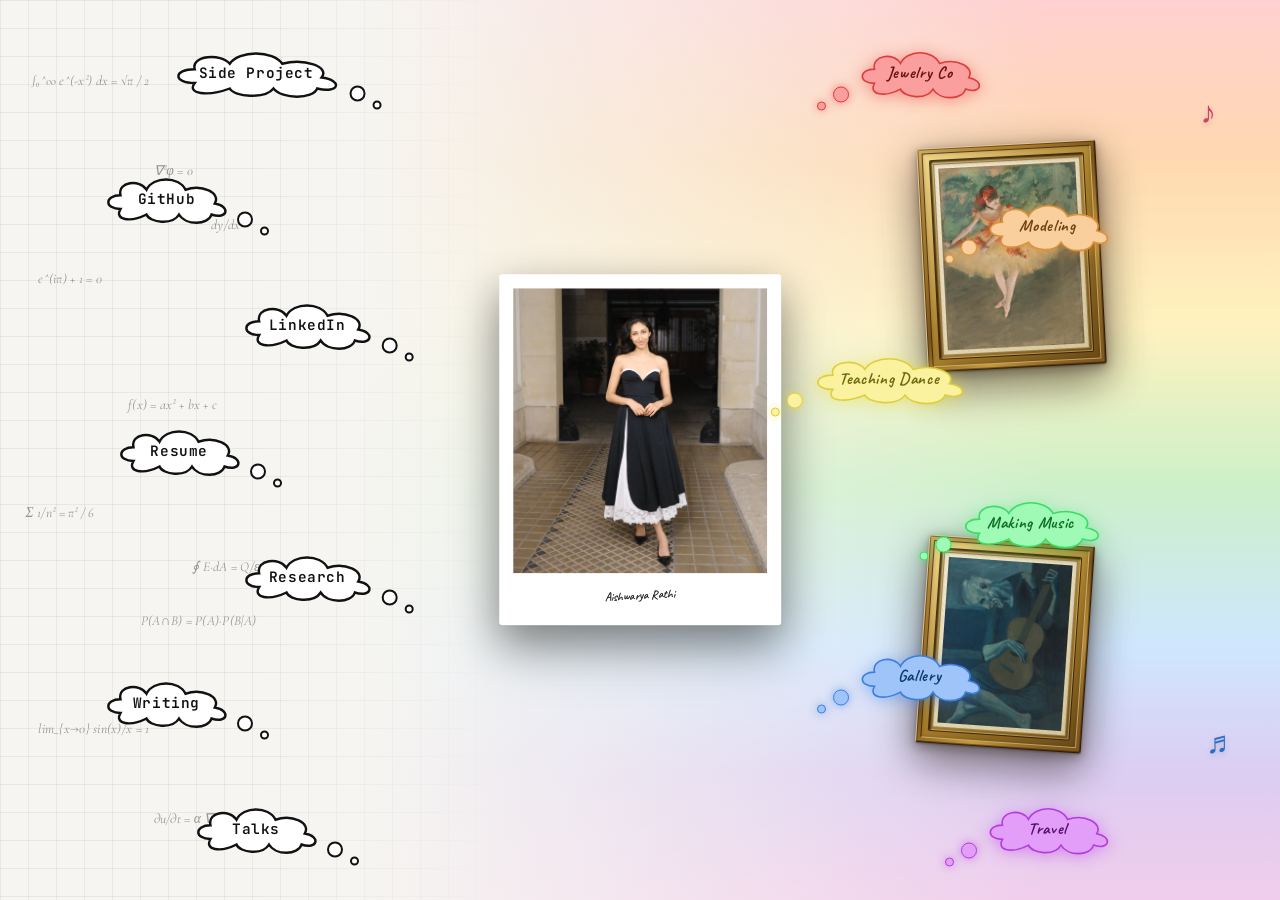
<file: index.html>
<!DOCTYPE html>
<html lang="en">
<head>
  <meta charset="UTF-8" />
  <meta name="viewport" content="width=device-width, initial-scale=1.0" />
  <title>Aishwarya Rathi</title>
  <link rel="preconnect" href="https://fonts.googleapis.com" />
  <link rel="preconnect" href="https://fonts.gstatic.com" crossorigin />
  <link href="https://fonts.googleapis.com/css2?family=Caveat:wght@500;700&family=Cormorant+Garamond:ital,wght@0,400;0,600;1,400&family=Homemade+Apple&family=JetBrains+Mono:wght@400;600&family=Playfair+Display:ital,wght@0,500;1,500&display=swap" rel="stylesheet" />
  <link rel="stylesheet" href="styles.css" />
</head>
<body>

  <!-- Shared SVG defs (gradients used across multiple SVGs) -->
  <svg width="0" height="0" aria-hidden="true" style="position:absolute">
    <defs>
      <linearGradient id="right-bg" x1="0" y1="0" x2="0" y2="1">
        <stop offset="0%"   stop-color="#ffd0d0" />
        <stop offset="18%"  stop-color="#ffd9b0" />
        <stop offset="36%"  stop-color="#fff2bf" />
        <stop offset="54%"  stop-color="#cdf0c9" />
        <stop offset="72%"  stop-color="#cfe6ff" />
        <stop offset="86%"  stop-color="#dccdf2" />
        <stop offset="100%" stop-color="#f1cdec" />
      </linearGradient>
      <linearGradient id="squiggle-grad" x1="0" y1="0" x2="0" y2="1">
        <stop offset="0%"   stop-color="#1a1a1a" />
        <stop offset="40%"  stop-color="#7a3aa8" />
        <stop offset="100%" stop-color="#ff5b9a" />
      </linearGradient>
      <linearGradient id="cloud-bright" x1="0" y1="0" x2="1" y2="1">
        <stop offset="0%"   stop-color="#ffc8df" />
        <stop offset="50%"  stop-color="#fff1c9" />
        <stop offset="100%" stop-color="#c4e6ff" />
      </linearGradient>
      <radialGradient id="degas-wash" cx="50%" cy="45%" r="80%">
        <stop offset="0%"   stop-color="#fde2c6" />
        <stop offset="60%"  stop-color="#c89880" />
        <stop offset="100%" stop-color="#5a3d34" />
      </radialGradient>
      <linearGradient id="gold" x1="0" y1="0" x2="1" y2="1">
        <stop offset="0%"   stop-color="#f4d98a" />
        <stop offset="50%"  stop-color="#a9802c" />
        <stop offset="100%" stop-color="#6a4a16" />
      </linearGradient>
    </defs>
  </svg>

  <main class="brain">

    <!-- LEFT decorations: math, B&W -->
    <section class="side side-left" aria-hidden="true">
      <div class="grid-paper"></div>
      <div class="equations">
        <span style="top:8%;  left:5%;">∫₀^∞ e^(-x²) dx = √π / 2</span>
        <span style="top:18%; left:24%;">∇²φ = 0</span>
        <span style="top:30%; left:6%;">e^(iπ) + 1 = 0</span>
        <span style="top:44%; left:20%;">f(x) = ax² + bx + c</span>
        <span style="top:56%; left:4%;">Σ 1/n² = π² / 6</span>
        <span style="top:68%; left:22%;">P(A∩B) = P(A)·P(B|A)</span>
        <span style="top:80%; left:6%;">lim_{x→0} sin(x)/x = 1</span>
        <span style="top:90%; left:24%;">∂u/∂t = α ∇²u</span>
        <span style="top:24%; left:33%;">dy/dx</span>
        <span style="top:62%; left:30%;">∮ E·dA = Q/ε₀</span>
      </div>
    </section>

    <!-- RIGHT decorations: Degas painting, music notes, pointe shoes -->
    <section class="side side-right" aria-hidden="true">

      <!-- Degas painting in an antique gold frame -->
      <figure class="degas-frame">
        <div class="frame-outer">
          <div class="frame-inner">
            <img class="painting" src="degas.jpg" alt="Edgar Degas — Dancer with Bouquets" />
          </div>
        </div>
      </figure>

      <!-- Picasso painting in a matching gold frame -->
      <figure class="picasso-frame">
        <div class="frame-outer">
          <div class="frame-inner">
            <img class="painting" src="picasso.jpg" alt="Pablo Picasso" />
          </div>
        </div>
      </figure>

      <!-- Music notes (sparingly) -->
      <div class="creative-glyphs">
        <span style="top:10%; right:10%;">♪</span>
        <span style="top:22%; right:32%;">♫</span>
        <span style="top:80%; right:8%;">♬</span>
      </div>
    </section>

    <!-- Center photo + name -->
    <div class="center">
      <div class="photo-frame">
        <div class="photo-window">
          <img class="photo-placeholder" src="ashpic.jpg" alt="Aishwarya Rathi" />
        </div>
        <h1 class="polaroid-caption">Aishwarya Rathi</h1>
      </div>
    </div>

    <!-- LEFT bubbles (professional) — 7 -->
    <a class="bubble bubble-left" href="#" target="_blank" rel="noopener" style="top:8%; left:20%;">
      <svg class="cloud" viewBox="0 0 200 100" preserveAspectRatio="none" aria-hidden="true">
        <path d="M 30 70 C 5 70, 5 45, 30 45 C 25 20, 60 15, 70 35 C 80 10, 120 10, 130 35 C 155 25, 185 40, 175 60 C 200 65, 195 90, 170 80 C 165 100, 130 100, 120 80 C 110 100, 75 95, 70 80 C 45 95, 20 90, 30 70 Z" />
      </svg>
      <span class="bubble-label">Side Project</span>
      <span class="trail-dot t1"></span>
      <span class="trail-dot t2"></span>
    </a>
    <a class="bubble bubble-left" href="#" target="_blank" rel="noopener" style="top:22%; left:13%;">
      <svg class="cloud" viewBox="0 0 200 100" preserveAspectRatio="none" aria-hidden="true">
        <path d="M 30 70 C 5 70, 5 45, 30 45 C 25 20, 60 15, 70 35 C 80 10, 120 10, 130 35 C 155 25, 185 40, 175 60 C 200 65, 195 90, 170 80 C 165 100, 130 100, 120 80 C 110 100, 75 95, 70 80 C 45 95, 20 90, 30 70 Z" />
      </svg>
      <span class="bubble-label">GitHub</span>
      <span class="trail-dot t1"></span>
      <span class="trail-dot t2"></span>
    </a>
    <a class="bubble bubble-left" href="#" target="_blank" rel="noopener" style="top:36%; left:24%;">
      <svg class="cloud" viewBox="0 0 200 100" preserveAspectRatio="none" aria-hidden="true">
        <path d="M 30 70 C 5 70, 5 45, 30 45 C 25 20, 60 15, 70 35 C 80 10, 120 10, 130 35 C 155 25, 185 40, 175 60 C 200 65, 195 90, 170 80 C 165 100, 130 100, 120 80 C 110 100, 75 95, 70 80 C 45 95, 20 90, 30 70 Z" />
      </svg>
      <span class="bubble-label">LinkedIn</span>
      <span class="trail-dot t1"></span>
      <span class="trail-dot t2"></span>
    </a>
    <a class="bubble bubble-left" href="#" target="_blank" rel="noopener" style="top:50%; left:14%;">
      <svg class="cloud" viewBox="0 0 200 100" preserveAspectRatio="none" aria-hidden="true">
        <path d="M 30 70 C 5 70, 5 45, 30 45 C 25 20, 60 15, 70 35 C 80 10, 120 10, 130 35 C 155 25, 185 40, 175 60 C 200 65, 195 90, 170 80 C 165 100, 130 100, 120 80 C 110 100, 75 95, 70 80 C 45 95, 20 90, 30 70 Z" />
      </svg>
      <span class="bubble-label">Resume</span>
      <span class="trail-dot t1"></span>
      <span class="trail-dot t2"></span>
    </a>
    <a class="bubble bubble-left" href="#" target="_blank" rel="noopener" style="top:64%; left:24%;">
      <svg class="cloud" viewBox="0 0 200 100" preserveAspectRatio="none" aria-hidden="true">
        <path d="M 30 70 C 5 70, 5 45, 30 45 C 25 20, 60 15, 70 35 C 80 10, 120 10, 130 35 C 155 25, 185 40, 175 60 C 200 65, 195 90, 170 80 C 165 100, 130 100, 120 80 C 110 100, 75 95, 70 80 C 45 95, 20 90, 30 70 Z" />
      </svg>
      <span class="bubble-label">Research</span>
      <span class="trail-dot t1"></span>
      <span class="trail-dot t2"></span>
    </a>
    <a class="bubble bubble-left" href="#" target="_blank" rel="noopener" style="top:78%; left:13%;">
      <svg class="cloud" viewBox="0 0 200 100" preserveAspectRatio="none" aria-hidden="true">
        <path d="M 30 70 C 5 70, 5 45, 30 45 C 25 20, 60 15, 70 35 C 80 10, 120 10, 130 35 C 155 25, 185 40, 175 60 C 200 65, 195 90, 170 80 C 165 100, 130 100, 120 80 C 110 100, 75 95, 70 80 C 45 95, 20 90, 30 70 Z" />
      </svg>
      <span class="bubble-label">Writing</span>
      <span class="trail-dot t1"></span>
      <span class="trail-dot t2"></span>
    </a>
    <a class="bubble bubble-left" href="#" target="_blank" rel="noopener" style="top:92%; left:20%;">
      <svg class="cloud" viewBox="0 0 200 100" preserveAspectRatio="none" aria-hidden="true">
        <path d="M 30 70 C 5 70, 5 45, 30 45 C 25 20, 60 15, 70 35 C 80 10, 120 10, 130 35 C 155 25, 185 40, 175 60 C 200 65, 195 90, 170 80 C 165 100, 130 100, 120 80 C 110 100, 75 95, 70 80 C 45 95, 20 90, 30 70 Z" />
      </svg>
      <span class="bubble-label">Talks</span>
      <span class="trail-dot t1"></span>
      <span class="trail-dot t2"></span>
    </a>

    <!-- RIGHT bubbles (creative) — 6, one per rainbow color -->
    <a class="bubble bubble-right" href="#" target="_blank" rel="noopener" style="top:8%; right:18%; --hue:0;">
      <svg class="cloud" viewBox="0 0 200 100" preserveAspectRatio="none" aria-hidden="true">
        <path d="M 30 70 C 5 70, 5 45, 30 45 C 25 20, 60 15, 70 35 C 80 10, 120 10, 130 35 C 155 25, 185 40, 175 60 C 200 65, 195 90, 170 80 C 165 100, 130 100, 120 80 C 110 100, 75 95, 70 80 C 45 95, 20 90, 30 70 Z" />
      </svg>
      <span class="bubble-label">Jewelry Co</span>
      <span class="trail-dot t1"></span>
      <span class="trail-dot t2"></span>
    </a>
    <a class="bubble bubble-right" href="modeling.html" style="top:25%; right:8%; --hue:32;">
      <svg class="cloud" viewBox="0 0 200 100" preserveAspectRatio="none" aria-hidden="true">
        <path d="M 30 70 C 5 70, 5 45, 30 45 C 25 20, 60 15, 70 35 C 80 10, 120 10, 130 35 C 155 25, 185 40, 175 60 C 200 65, 195 90, 170 80 C 165 100, 130 100, 120 80 C 110 100, 75 95, 70 80 C 45 95, 20 90, 30 70 Z" />
      </svg>
      <span class="bubble-label">Modeling</span>
      <span class="trail-dot t1"></span>
      <span class="trail-dot t2"></span>
    </a>
    <a class="bubble bubble-right" href="#" target="_blank" rel="noopener" style="top:42%; right:18%; --hue:55;">
      <svg class="cloud" viewBox="0 0 200 100" preserveAspectRatio="none" aria-hidden="true">
        <path d="M 30 70 C 5 70, 5 45, 30 45 C 25 20, 60 15, 70 35 C 80 10, 120 10, 130 35 C 155 25, 185 40, 175 60 C 200 65, 195 90, 170 80 C 165 100, 130 100, 120 80 C 110 100, 75 95, 70 80 C 45 95, 20 90, 30 70 Z" />
      </svg>
      <span class="bubble-label">Teaching Dance</span>
      <span class="trail-dot t1"></span>
      <span class="trail-dot t2"></span>
    </a>
    <a class="bubble bubble-right" href="#" target="_blank" rel="noopener" style="top:58%; right:8%; --hue:135;">
      <svg class="cloud" viewBox="0 0 200 100" preserveAspectRatio="none" aria-hidden="true">
        <path d="M 30 70 C 5 70, 5 45, 30 45 C 25 20, 60 15, 70 35 C 80 10, 120 10, 130 35 C 155 25, 185 40, 175 60 C 200 65, 195 90, 170 80 C 165 100, 130 100, 120 80 C 110 100, 75 95, 70 80 C 45 95, 20 90, 30 70 Z" />
      </svg>
      <span class="bubble-label">Making Music</span>
      <span class="trail-dot t1"></span>
      <span class="trail-dot t2"></span>
    </a>
    <a class="bubble bubble-right" href="#" target="_blank" rel="noopener" style="top:75%; right:18%; --hue:215;">
      <svg class="cloud" viewBox="0 0 200 100" preserveAspectRatio="none" aria-hidden="true">
        <path d="M 30 70 C 5 70, 5 45, 30 45 C 25 20, 60 15, 70 35 C 80 10, 120 10, 130 35 C 155 25, 185 40, 175 60 C 200 65, 195 90, 170 80 C 165 100, 130 100, 120 80 C 110 100, 75 95, 70 80 C 45 95, 20 90, 30 70 Z" />
      </svg>
      <span class="bubble-label">Gallery</span>
      <span class="trail-dot t1"></span>
      <span class="trail-dot t2"></span>
    </a>
    <a class="bubble bubble-right" href="#" target="_blank" rel="noopener" style="top:92%; right:8%; --hue:285;">
      <svg class="cloud" viewBox="0 0 200 100" preserveAspectRatio="none" aria-hidden="true">
        <path d="M 30 70 C 5 70, 5 45, 30 45 C 25 20, 60 15, 70 35 C 80 10, 120 10, 130 35 C 155 25, 185 40, 175 60 C 200 65, 195 90, 170 80 C 165 100, 130 100, 120 80 C 110 100, 75 95, 70 80 C 45 95, 20 90, 30 70 Z" />
      </svg>
      <span class="bubble-label">Travel</span>
      <span class="trail-dot t1"></span>
      <span class="trail-dot t2"></span>
    </a>

  </main>
</body>
</html>
</file>
<file: styles.css>
/* ============================================================
   Personal site — split-brain landing
   left: professional, B&W, math
   right: creative, bright rainbow, Degas + music
   The squiggle IS the divide between the two regions.
   ============================================================ */

* { box-sizing: border-box; margin: 0; padding: 0; }

html, body {
  height: 100%;
  overflow: hidden;
  background: #0c0c0e;
  color: #1a1a1a;
  font-family: 'Cormorant Garamond', Georgia, serif;
  -webkit-font-smoothing: antialiased;
}

/* ---------------------------------------- STAGE ----- */
.brain {
  position: relative;
  width: 100vw;
  height: 100vh;
  overflow: hidden;
  /* Cream cover (opaque on left, fades to transparent across the middle)
     layered over a vertical rainbow — page bleeds smoothly into color */
  background-color: #f6f5f1;
  background-image:
    linear-gradient(to right,
      #f6f5f1 0%,
      #f6f5f1 28%,
      rgba(246, 245, 241, 0) 82%),
    linear-gradient(to bottom,
      #ffd0d0 0%,
      #ffd9b0 18%,
      #fff2bf 36%,
      #cdf0c9 54%,
      #cfe6ff 72%,
      #dccdf2 86%,
      #f1cdec 100%);
}

/* ---------------------------------------- SIDES (decoration containers only — no bg) ----- */
.side {
  position: absolute;
  top: 0;
  bottom: 0;
  width: 50%;
  overflow: hidden;
  z-index: 1;
  pointer-events: none;
}
.side-left  { left: 0; }
.side-right { right: 0; }

/* Graph paper on left — fades out before reaching the middle */
.grid-paper {
  position: absolute; inset: 0;
  background-image:
    linear-gradient(to right,  rgba(0,0,0,0.05) 1px, transparent 1px),
    linear-gradient(to bottom, rgba(0,0,0,0.05) 1px, transparent 1px);
  background-size: 28px 28px;
  -webkit-mask-image: linear-gradient(to right, black 0%, black 40%, transparent 80%);
          mask-image: linear-gradient(to right, black 0%, black 40%, transparent 80%);
}

/* Equation labels on left */
.equations span {
  position: absolute;
  font-family: 'Cormorant Garamond', serif;
  font-style: italic;
  color: rgba(20, 20, 20, 0.42);
  font-size: clamp(0.85rem, 1.05vw, 1.15rem);
  white-space: nowrap;
  letter-spacing: 0.02em;
}

/* ---------------------------------------- ANTIQUE GOLD FRAMES ----- */
.degas-frame,
.picasso-frame {
  position: absolute;
  aspect-ratio: 4 / 5;
  z-index: 2;
  margin: 0;
  filter: drop-shadow(0 14px 22px rgba(30, 15, 5, 0.45))
          drop-shadow(0 4px 6px rgba(20, 10, 0, 0.4));
}

.degas-frame {
  top: 16%;
  right: 28%;
  width: clamp(150px, 14vw, 215px);
  transform: rotate(-3deg);
}

.picasso-frame {
  top: 60%;
  right: 30%;
  width: clamp(140px, 13vw, 200px);
  transform: rotate(4deg);
}

/* Outer carved gold molding */
.frame-outer {
  width: 100%;
  height: 100%;
  padding: 16px;
  position: relative;
  border-radius: 2px;
  background:
    /* darker patina spots */
    radial-gradient(ellipse at 18% 22%, rgba(80, 50, 15, 0.35) 0%, transparent 40%),
    radial-gradient(ellipse at 82% 78%, rgba(60, 35, 8, 0.4) 0%, transparent 45%),
    /* base gold with patina variation */
    linear-gradient(135deg,
      #e8c373 0%,
      #b8862e 22%,
      #7a531a 48%,
      #c89a3e 70%,
      #8a5d20 100%);
  box-shadow:
    /* raised top-left highlight, sunken bottom-right */
    inset 1px 1px 0 rgba(255, 240, 190, 0.75),
    inset -1px -1px 0 rgba(30, 15, 0, 0.7),
    /* deep carved outer edge */
    inset 0 0 0 2px rgba(50, 28, 8, 0.5),
    /* depth on the wall */
    0 1px 2px rgba(0, 0, 0, 0.3);
}

/* Carved decorative groove ring */
.frame-outer::before {
  content: "";
  position: absolute;
  inset: 5px;
  border-radius: 1px;
  pointer-events: none;
  background:
    linear-gradient(135deg,
      #f4d98a 0%,
      #a9802c 50%,
      #6a4a16 100%);
  box-shadow:
    inset 1px 1px 0 rgba(40, 20, 5, 0.7),
    inset -1px -1px 0 rgba(255, 235, 170, 0.55),
    inset 0 0 4px rgba(60, 35, 10, 0.45);
}

/* Inner sight edge — sharp carved bevel where gold meets liner */
.frame-outer::after {
  content: "";
  position: absolute;
  inset: 13px;
  border-radius: 1px;
  pointer-events: none;
  box-shadow:
    inset 1.5px 1.5px 2px rgba(20, 10, 0, 0.85),
    inset -1px -1px 1px rgba(255, 230, 165, 0.45),
    0 0 0 1px rgba(40, 20, 5, 0.8);
}

/* Cream linen liner between gold and canvas (museum-style) */
.frame-inner {
  width: 100%;
  height: 100%;
  padding: 5px;
  background:
    repeating-linear-gradient(45deg,
      rgba(120, 90, 40, 0.04) 0 2px,
      transparent 2px 4px),
    linear-gradient(135deg, #f5ebd2 0%, #d8c79a 100%);
  box-shadow:
    inset 0 0 0 1px rgba(110, 80, 30, 0.55),
    inset 0 1px 3px rgba(60, 35, 10, 0.35);
  overflow: hidden;
  position: relative;
  z-index: 1;
}

.painting {
  display: block;
  width: 100%;
  height: 100%;
  object-fit: cover;
  object-position: center;
}

/* ---------------------------------------- CREATIVE GLYPHS (music notes) ----- */
.creative-glyphs span {
  position: absolute;
  color: #d23f6a;
  font-size: clamp(1.6rem, 2.4vw, 2.6rem);
  font-family: 'Playfair Display', serif;
  text-shadow: 0 2px 6px rgba(0, 0, 0, 0.18);
  animation: float 7s ease-in-out infinite;
  z-index: 2;
}
.creative-glyphs span:nth-child(2n) { animation-delay: -2.5s; color: #2d9a4a; }
.creative-glyphs span:nth-child(3n) { animation-delay: -4.5s; color: #2d6dc8; }

@keyframes float {
  0%, 100% { transform: translateY(0) rotate(0deg); }
  50%      { transform: translateY(-8px) rotate(2deg); }
}

/* ---------------------------------------- CENTER PHOTO ----- */
.center {
  position: absolute;
  top: 50%; left: 50%;
  transform: translate(-50%, -50%);
  z-index: 5;
  display: flex;
  flex-direction: column;
  align-items: center;
  gap: 0.6rem;
}
.photo-frame {
  position: relative;
  width: clamp(200px, 22vw, 300px);
  background: white;
  padding: 14px 14px 18px;
  border-radius: 3px;
  box-shadow:
    0 1px 0 rgba(0,0,0,0.06),
    0 16px 40px rgba(0,0,0,0.35),
    0 28px 56px rgba(0,0,0,0.2);
  transition: transform 400ms ease;
  display: flex;
  flex-direction: column;
}
.photo-frame:hover { transform: scale(1.03) rotate(-1.5deg); }

.photo-window {
  width: 100%;
  aspect-ratio: 8 / 9;
  overflow: hidden;
  background: #1a1a1a;
}
.photo-placeholder {
  display: block;
  width: 100%;
  height: 100%;
  object-fit: cover;
  object-position: center bottom;
}

/* Sharpie-style handwritten caption on the polaroid bottom */
.polaroid-caption {
  margin: 14px 0 4px;
  text-align: center;
  font-family: 'Homemade Apple', 'Caveat', cursive;
  font-weight: 400;
  font-size: clamp(0.78rem, 0.9vw, 1rem);
  color: #1a1a1a;
  letter-spacing: 0.01em;
  white-space: nowrap;
  transform: rotate(-3deg);
  transform-origin: center;
  text-shadow: 0 0 0.4px rgba(0,0,0,0.5);
  pointer-events: none;
}

/* ---------------------------------------- BUBBLES (cloud-shaped) ----- */
.bubble {
  position: absolute;
  z-index: 6;
  display: inline-flex;
  align-items: center;
  justify-content: center;
  padding: 18px 30px;
  min-width: 130px;
  text-decoration: none;
  white-space: nowrap;
  cursor: pointer;
  transform: translate(-50%, -50%);
  transition: transform 320ms cubic-bezier(.2,.9,.3,1.4),
              filter 320ms ease;
  animation: drift 6s ease-in-out infinite;
}
.bubble:nth-of-type(odd) { animation-delay: -2s; }
.bubble:nth-of-type(3n)  { animation-delay: -4s; }

@keyframes drift {
  0%, 100% { translate: 0 0; }
  50%      { translate: 0 -6px; }
}

.bubble .cloud {
  position: absolute;
  inset: 0;
  width: 100%;
  height: 100%;
  z-index: -1;
  pointer-events: none;
  overflow: visible;
}
.bubble .bubble-label {
  position: relative;
  z-index: 1;
  font-size: clamp(0.9rem, 1.05vw, 1.1rem);
  letter-spacing: 0.04em;
}

/* LEFT cloud — comic-book B&W */
.bubble-left .cloud path {
  fill: #ffffff;
  stroke: #111;
  stroke-width: 2.4;
  vector-effect: non-scaling-stroke;
}
.bubble-left .bubble-label {
  font-family: 'JetBrains Mono', monospace;
  font-weight: 600;
  color: #111;
}
.bubble-left:hover {
  transform: translate(-50%, -50%) scale(1.08) rotate(-1.5deg);
  filter: drop-shadow(2px 4px 0 #111);
}

/* RIGHT cloud — each bubble gets its own rainbow hue via --hue */
.bubble-right .cloud path {
  fill: hsl(var(--hue, 320), 90%, 80%);
  stroke: hsl(var(--hue, 320), 70%, 55%);
  stroke-width: 1.6;
  vector-effect: non-scaling-stroke;
  filter: drop-shadow(0 4px 14px hsla(var(--hue, 320), 80%, 55%, 0.45));
}
.bubble-right .bubble-label {
  font-family: 'Caveat', cursive;
  font-weight: 700;
  font-size: clamp(1.05rem, 1.3vw, 1.35rem);
  color: hsl(var(--hue, 320), 75%, 25%);
}
.bubble-right:hover {
  transform: translate(-50%, -50%) scale(1.1) rotate(2deg);
  filter: drop-shadow(0 8px 20px hsla(var(--hue, 320), 80%, 55%, 0.7));
}

/* ---------------------------------------- TRAIL DOTS (thought-bubble trail) ----- */
.trail-dot {
  position: absolute;
  border-radius: 50%;
  pointer-events: none;
}

/* Left bubbles trail to the RIGHT (toward center) */
.bubble-left .trail-dot.t1 {
  width: 16px; height: 16px;
  background: #fff;
  border: 2px solid #111;
  right: -22px;
  bottom: -2px;
}
.bubble-left .trail-dot.t2 {
  width: 9px; height: 9px;
  background: #fff;
  border: 2px solid #111;
  right: -38px;
  bottom: -10px;
}

/* Right bubbles trail to the LEFT (toward center) — match bubble hue */
.bubble-right .trail-dot.t1 {
  width: 16px; height: 16px;
  background: hsl(var(--hue, 320), 90%, 80%);
  border: 1.5px solid hsl(var(--hue, 320), 70%, 55%);
  box-shadow: 0 0 10px hsla(var(--hue, 320), 80%, 55%, 0.55);
  left: -22px;
  bottom: -2px;
}
.bubble-right .trail-dot.t2 {
  width: 9px; height: 9px;
  background: hsl(var(--hue, 320), 90%, 80%);
  border: 1.5px solid hsl(var(--hue, 320), 70%, 55%);
  box-shadow: 0 0 8px hsla(var(--hue, 320), 80%, 55%, 0.5);
  left: -38px;
  bottom: -10px;
}

/* ============================================================
   MODELING SUBPAGE
   ============================================================ */
.page-modeling {
  background: #faf6ec;
  color: #1a1a1a;
  overflow: auto;
  height: auto;
  min-height: 100vh;
  font-family: 'Cormorant Garamond', Georgia, serif;
}

.rainbow-bar {
  position: fixed;
  top: 0; left: 0; right: 0;
  height: 6px;
  background: linear-gradient(to right,
    #ff6b6b 0%, #ffb347 18%, #ffe066 36%,
    #6dd47e 54%, #4aa3ff 72%, #9b6dff 86%, #e96dc7 100%);
  z-index: 10;
}

.back-link {
  position: fixed;
  top: 22px;
  left: 24px;
  z-index: 11;
  font-family: 'Caveat', cursive;
  font-size: 1.3rem;
  color: #2a2a2a;
  text-decoration: none;
  background: rgba(250, 246, 236, 0.85);
  padding: 4px 12px;
  border-radius: 999px;
  backdrop-filter: blur(4px);
  transition: transform 200ms ease;
}
.back-link:hover { transform: translateX(-3px); }

.modeling-page {
  max-width: 980px;
  margin: 0 auto;
  padding: 80px 32px 80px;
}

.page-header {
  text-align: center;
  margin: 30px 0 60px;
}
.page-header h1,
.page-header h2 {
  font-family: 'Playfair Display', serif;
  font-style: italic;
  font-weight: 500;
  font-size: clamp(2.4rem, 5vw, 3.6rem);
  letter-spacing: 0.02em;
  color: #1a1a1a;
}
.page-sub {
  font-family: 'Caveat', cursive;
  font-size: clamp(1.1rem, 1.6vw, 1.4rem);
  color: #6a6a6a;
  margin-top: 4px;
}

/* Each gig section */
.gig {
  margin: 0 0 80px;
}
.gig-header {
  margin-bottom: 22px;
  padding-bottom: 14px;
  border-bottom: 1px solid hsla(var(--accent, 0), 70%, 50%, 0.35);
  position: relative;
}
.gig-header::after {
  content: "";
  position: absolute;
  left: 0;
  bottom: -1px;
  width: 60px;
  height: 2px;
  background: hsl(var(--accent, 0), 75%, 55%);
}
.gig-title {
  font-family: 'Playfair Display', serif;
  font-weight: 500;
  font-style: italic;
  font-size: clamp(1.6rem, 2.6vw, 2.2rem);
  color: #1a1a1a;
}
.gig-meta {
  font-family: 'JetBrains Mono', monospace;
  font-size: 0.8rem;
  letter-spacing: 0.12em;
  text-transform: uppercase;
  color: #777;
  margin-top: 4px;
}

/* Masonry photo grid (CSS columns auto-fit by width) */
.photo-grid {
  columns: 230px;
  column-gap: 14px;
}
.photo {
  break-inside: avoid;
  margin: 0 0 14px;
  border-radius: 3px;
  overflow: hidden;
  box-shadow: 0 6px 18px rgba(0, 0, 0, 0.12);
  transition: transform 350ms ease, box-shadow 350ms ease;
}
.photo:hover {
  transform: translateY(-3px);
  box-shadow: 0 12px 28px rgba(0, 0, 0, 0.2);
}
.photo img {
  display: block;
  width: 100%;
  height: auto;
}

/* Placeholder blocks (replace with <img> when real photos arrive) */
.photo-placeholder {
  width: 100%;
  display: flex;
  align-items: center;
  justify-content: center;
  font-family: 'Caveat', cursive;
  font-size: 1.1rem;
  color: hsl(var(--accent, 0), 50%, 30%);
  background: linear-gradient(135deg,
    hsl(var(--accent, 0), 80%, 88%),
    hsl(var(--accent, 0), 75%, 78%));
}
.photo.ratio-tall     .photo-placeholder { aspect-ratio: 3 / 4.5; }
.photo.ratio-portrait .photo-placeholder { aspect-ratio: 3 / 4; }
.photo.ratio-square   .photo-placeholder { aspect-ratio: 1 / 1; }
.photo.ratio-wide     .photo-placeholder { aspect-ratio: 4 / 3; }

/* Comp card */
.comp-card-section {
  margin-top: 80px;
  padding-top: 40px;
  border-top: 1px solid rgba(0, 0, 0, 0.08);
}
.comp-header {
  margin-bottom: 30px;
}
.comp-card {
  max-width: 600px;
  margin: 0 auto;
  border-radius: 4px;
  overflow: hidden;
  box-shadow: 0 12px 36px rgba(0, 0, 0, 0.18);
}
.comp-card img {
  display: block;
  width: 100%;
  height: auto;
}

@media (max-width: 720px) {
  .modeling-page { padding: 60px 18px; }
  .photo-grid { columns: 160px; }
}

/* ---------------------------------------- RESPONSIVE ----- */
@media (max-width: 720px) {
  html, body { overflow: auto; }
  .brain { height: auto; min-height: 100vh; }
  .equations span { font-size: 0.7rem; }
  .creative-glyphs span { font-size: 1.3rem; }
  .photo-frame { width: 140px; }
  .bubble-label { font-size: 0.85rem; }
  .bubble { padding: 12px 20px; min-width: 90px; }
  .degas-frame { width: 120px; right: 5%; top: 5%; }
  .picasso-frame { width: 110px; right: 8%; top: 42%; }
}
</file>
